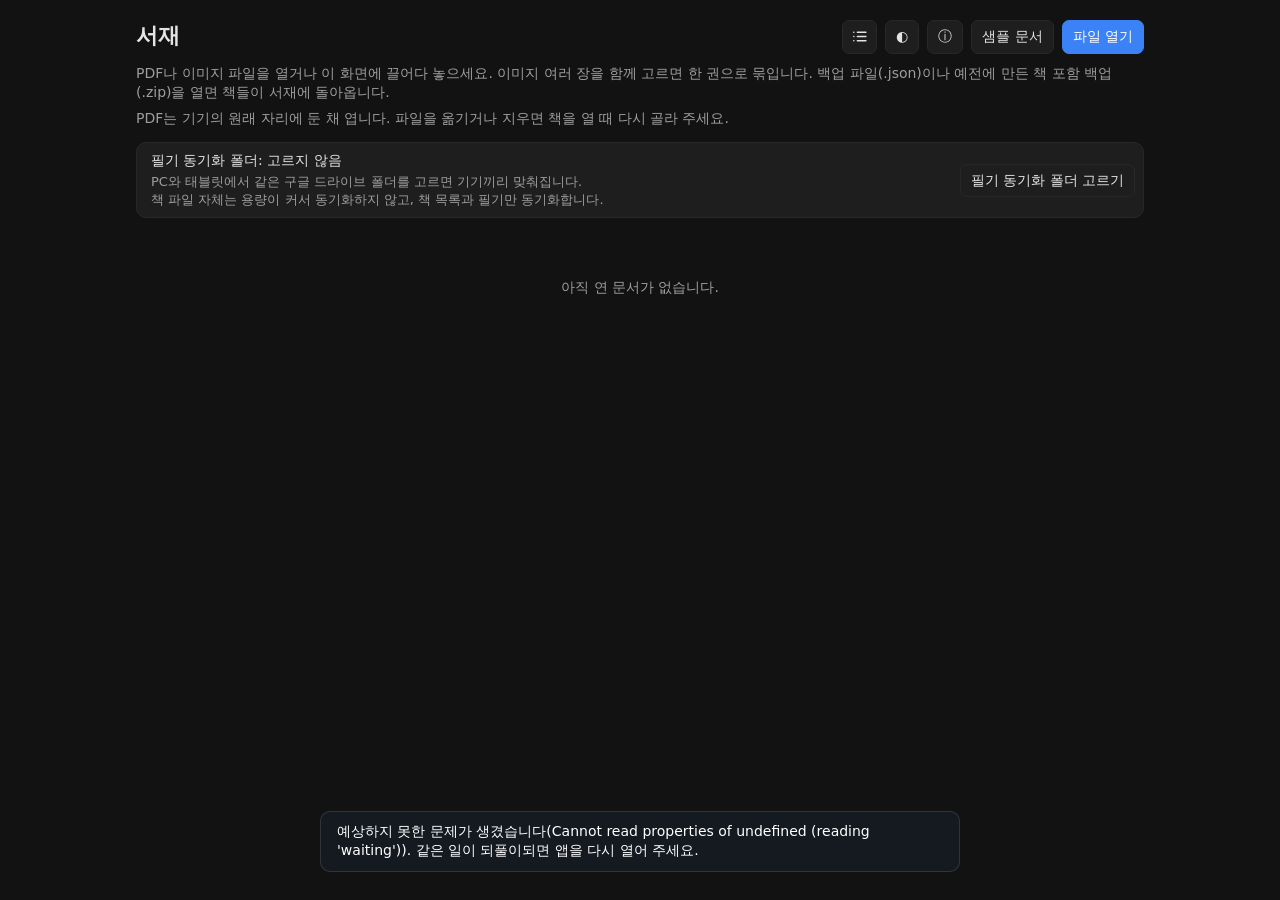
<file: index.html>
<!doctype html>
<html lang="ko">
<head>
  <meta http-equiv="Content-Security-Policy" content="default-src &#39;self&#39;; script-src &#39;self&#39; &#39;wasm-unsafe-eval&#39;; style-src &#39;self&#39; &#39;unsafe-inline&#39;; img-src &#39;self&#39; data: blob:; font-src &#39;self&#39; data:; connect-src &#39;self&#39; data: blob:; worker-src &#39;self&#39; blob:; object-src &#39;none&#39;; base-uri &#39;self&#39;; form-action &#39;none&#39;">

  <meta charset="utf-8">
  <meta name="viewport" content="width=device-width, initial-scale=1, viewport-fit=cover">
  <meta name="theme-color" content="#111111">
  <meta name="mobile-web-app-capable" content="yes">
  <meta name="apple-mobile-web-app-capable" content="yes">
  <link rel="manifest" href="./manifest.webmanifest">
  <link rel="icon" type="image/png" href="./icons/icon-192.png">
  <title>Yeroo eBook Viewer</title>
  <script type="module" crossorigin src="./assets/index-DtP0UE--.js"></script>
  <link rel="stylesheet" crossorigin href="./assets/index-UJzAaiOv.css">
</head>
<body>
  <noscript><p class="noscript">이 앱은 자바스크립트가 꺼져 있으면 열리지 않습니다. 브라우저 설정에서 자바스크립트를 켜 주세요.</p></noscript>
  <nav id="books" aria-label="책 탭" hidden>
    <button id="homeTab"><svg viewBox="0 0 16 16" aria-hidden="true"><path d="M2.5 7.5 8 3l5.5 4.5V13h-3.5V9.5h-4V13H2.5z"/></svg>서재</button>
    <div id="bookList"></div>
    <button id="moreBooks" hidden></button>
  </nav>
  <section id="home">
    <header>
      <h1>서재</h1>
      <div class="actions">
        <button id="libViewBtn" title="목록으로 보기" aria-label="보기 방식 변경"></button>
        <button id="themeBtn" title="밝게/어둡게" aria-label="밝게/어둡게">◐</button>
        <button id="aboutBtn" title="앱 정보: 버전·저장 공간·공개 프로그램" aria-label="앱 정보">ⓘ</button>
        <button id="sampleBtn">샘플 문서</button>
        <button id="openBtn" class="primary">파일 열기</button>
      </div>
    </header>
    <p class="hint">PDF나 이미지 파일을 열거나 이 화면에 끌어다 놓으세요. 이미지 여러 장을 함께 고르면 한 권으로 묶입니다. 백업 파일(.json)이나 예전에 만든 책 포함 백업(.zip)을 열면 책들이 서재에 돌아옵니다.</p>
    <p class="hint" id="linkHint" hidden>PDF는 기기의 원래 자리에 둔 채 엽니다. 파일을 옮기거나 지우면 책을 열 때 다시 골라 주세요.</p>
    <div id="folder" hidden>
      <span class="say"><span id="folderMsg"></span><small id="folderWhat"></small></span>
      <span class="choices">
        <button id="folderGo" hidden></button>
        <button id="folderBtn"></button>
      </span>
    </div>
    <div id="bookdir" hidden>
      <span class="say"><span id="bookdirMsg"></span><small id="bookdirWhat"></small></span>
      <span class="choices">
        <button id="bookdirGo" hidden></button>
        <button id="bookdirBtn"></button>
      </span>
    </div>
    <div id="backup" hidden>
      <span class="say"><span id="backupMsg"></span><small id="backupWhat"></small></span>
      <span class="choices">
        <button id="backupBtn" title="책 목록과 필기를 작은 파일 하나로 저장합니다. 책 파일(PDF·그림)은 담지 않습니다. 책을 필기와 함께 간직하려면 책마다 &quot;PDF 저장&quot;을 쓰세요">백업</button>
      </span>
    </div>
    <div id="lostBooks" hidden>
      <span id="lostBooksMsg"></span>
      <button id="lostBooksBtn">책 파일 고르기</button>
    </div>
    <div id="lib"></div>
  </section>

  <section id="reader" hidden>
    <div id="chrome">
    <!-- 막대 한 줄(넓은 가로 화면에서는 오른쪽 레일). 단추는 그림이고 이름(.name)은 레일에서만 보인다(위쪽 막대에서는 화면 낭독기만 읽는다).
         .rail: 레일에만 있는 것(위쪽 막대에서는 다른 길이 있다: 화면 끝·쪽 넘김 바, 두 손가락·보기 메뉴) -->
    <div class="bar">
      <span class="group">
        <button id="sideBtn" title="페이지·목차·인덱스·필기·검색" aria-label="옆 패널">☰</button>
      </span>
      <span class="group" id="pageBox">
        <button id="prevBtn" class="rail" title="이전 쪽" aria-label="이전 쪽">‹</button>
        <input id="pageNo" inputmode="numeric" aria-label="쪽 번호">
        <button id="pageCount" title="쪽 넘김 바(처음·끝으로, 멀리 가기)"></button>
        <button id="nextBtn" class="rail" title="다음 쪽" aria-label="다음 쪽">›</button>
      </span>
      <span class="group rail">
        <button id="zoomOut" title="축소" aria-label="축소">−</button>
        <button id="zoomLabel" title="맞춤 크기로 돌아가기"></button>
        <button id="zoomIn" title="확대" aria-label="확대">＋</button>
      </span>
      <span class="group">
        <button id="undoBtn" title="실행 취소" aria-label="실행 취소"><svg class="ico" viewBox="0 0 24 24" aria-hidden="true"><path d="M9 4 4 9l5 5M4 9h10a5.5 5.5 0 0 1 0 11h-3"/></svg></button>
        <button id="redoBtn" title="다시 실행" aria-label="다시 실행"><svg class="ico flip" viewBox="0 0 24 24" aria-hidden="true"><path d="M9 4 4 9l5 5M4 9h10a5.5 5.5 0 0 1 0 11h-3"/></svg></button>
      </span>
      <span class="group" id="toolBtns">
        <button data-tool="hand" title="이동"><svg class="ico" viewBox="0 0 24 24" aria-hidden="true"><path d="M7 12.5V6a1.5 1.5 0 0 1 3 0v5M10 10V4.5a1.5 1.5 0 0 1 3 0V10m0-.5V5.5a1.5 1.5 0 0 1 3 0V11m0-1.5V8a1.5 1.5 0 0 1 3 0v6a7 7 0 0 1-7 7h-.5a6 6 0 0 1-5-2.7L4 14.6a1.5 1.5 0 0 1 2.3-1.9L7 13.5"/></svg><span class="name">이동</span></button>
        <button data-tool="pen" title="펜: 글줄 맞춤이나 직선으로 그은 선의 끝을 누르면 끝 모양이 화살표 → : → 없음 순으로 바뀝니다"><svg class="ico pen-ico" viewBox="0 0 24 24" aria-hidden="true"><polygon points="4,20 5.2,15.8 8.2,18.8" class="pen-tip"/><path d="M4 20l1-4.5L16 4.5a2.1 2.1 0 0 1 3 3L8 18.5zM14 6.5l3 3" class="pen-body"/><path d="M11 20h9" class="pen-line"/></svg><span class="name">펜</span></button>
        <button data-tool="hl" title="형광펜"><svg class="ico hl-ico" viewBox="0 0 24 24" aria-hidden="true"><path class="hl-neck" d="M 7.23,13.34 L 7.12,13.38 L 7.10,13.73 L 6.98,14.23 L 6.88,14.51 L 6.85,14.79 L 6.67,15.36 L 6.46,15.89 L 6.28,16.17 L 6.28,16.25 L 6.07,16.52 L 6.03,16.63 L 5.78,16.91 L 5.75,17.06 L 7.20,18.43 L 7.30,18.51 L 7.37,18.51 L 7.48,18.43 L 7.76,18.11 L 8.54,17.55 L 9.52,17.06 L 10.27,16.77 L 10.66,16.67 L 10.70,16.60 Z"/><path class="hl-tip" d="M 4.55,17.41 L 3.67,18.40 L 3.52,18.51 L 3.34,18.75 L 3.21,18.86 L 2.92,19.21 L 2.78,19.60 L 2.78,19.77 L 2.86,20.02 L 2.96,20.20 L 3.10,20.34 L 3.52,20.55 L 3.67,20.55 L 3.77,20.62 L 3.88,20.62 L 3.95,20.70 L 4.12,20.70 L 4.58,20.84 L 4.69,20.91 L 5.53,21.15 L 5.71,21.15 L 5.86,21.12 L 6.07,20.97 L 6.28,20.76 L 6.60,20.37 L 6.73,20.27 L 7.10,19.88 L 7.16,19.77 L 7.16,19.71 L 6.67,19.28 L 4.93,17.62 L 4.90,17.62 L 4.69,17.41 Z"/><path class="hl-body" fill-rule="evenodd" d="M 17.58,3.00 L 17.09,2.79 L 16.45,2.75 L 15.60,3.06 L 6.46,11.89 L 5.78,14.79 L 5.40,15.71 L 4.69,16.67 L 4.58,17.16 L 7.10,19.60 L 7.62,19.64 L 9.14,18.36 L 12.18,17.20 L 20.97,8.05 L 21.22,7.38 L 21.22,6.78 L 20.83,5.93 Z M 7.55,13.50 L 7.10,15.50 L 6.40,16.85 L 7.30,17.75 L 7.45,17.80 L 8.40,17.00 L 10.45,16.20 Z M 14.55,7.10 L 8.45,13.00 L 10.80,15.30 L 16.75,9.20 Z M 16.65,5.10 L 16.15,5.55 L 17.05,6.45 L 17.40,6.70 L 18.35,7.60 L 18.80,7.05 Z"/></svg><span class="name">형광펜</span></button>
        <button data-tool="eraser" title="지우개: 손글씨를 지웁니다(쪽 위의 글은 글 도구에서 글자를 모두 지우면 사라집니다)"><svg class="ico" viewBox="0 0 24 24" aria-hidden="true"><path d="M9 20h11M5.4 14.6l8.2-8.2a2 2 0 0 1 2.8 0l3.2 3.2a2 2 0 0 1 0 2.8L12 20H9l-3.6-3.6a1.3 1.3 0 0 1 0-1.8zM10 10l6 6"/></svg><span class="name">지우개</span></button>
        <button data-tool="text" title="글: 쪽을 눌러 글을 씁니다. 쓴 글은 누르면 고치고 끌면 옮깁니다. 글자를 모두 지우면 사라집니다"><svg class="ico" viewBox="0 0 24 24" aria-hidden="true"><path d="M5 7V4h14v3M12 4v16M8.5 20h7"/></svg><span class="name">글</span></button>
        <button data-tool="memo" title="메모: 쪽을 눌러 메모장을 넣습니다"><svg class="ico" viewBox="0 0 24 24" aria-hidden="true"><path d="M14 20H5a1 1 0 0 1-1-1V5a1 1 0 0 1 1-1h14a1 1 0 0 1 1 1v9zm0 0v-5a1 1 0 0 1 1-1h5M8 8.5h8M8 12h4"/></svg><span class="name">메모</span></button>
        <button data-tool="num" title="번호: 쪽을 누르면 다음 번호(①②③…)를 글줄에 맞춰 찍습니다(글자 위를 누르면 글줄 위에, 아래를 누르면 밑줄 아래에, 낱말 앞에 맞춰). 시작 번호는 색 단추에서 고릅니다. 찍은 번호는 끌어서 옮기고 지우개로 지웁니다"><svg class="ico" viewBox="0 0 24 24" aria-hidden="true"><circle cx="12" cy="12" r="8.5"/><path d="M10 9.5 12.5 7.5v9"/></svg><span class="name">번호</span></button>
      </span>
      <span class="group">
        <button id="colorBtn" title="색·굵기" aria-haspopup="true" aria-label="색·굵기"><i class="dot"></i></button>
        <button id="straightBtn" title="직선: 그은 선을 직선으로 만듭니다(수평·수직에 가까우면 반듯하게). 글줄 맞춤이 꺼져 있을 때 적용됩니다"><svg class="ico" viewBox="0 0 24 24" aria-hidden="true"><path d="M7 17 17 7"/><circle cx="5.5" cy="18.5" r="2"/><circle cx="18.5" cy="5.5" r="2"/></svg><span class="name">직선</span></button>
        <button id="snapBtn" title="글줄 맞춤: 펜은 글줄 밑에, 형광펜은 글줄 위에 자동으로 맞춥니다. 끄면 아무 데나 그릴 수 있습니다"><svg class="ico" viewBox="0 0 24 24" aria-hidden="true"><path d="M7 15.5 12 4l5 11.5M8.8 11.5h6.4M4 20h16"/></svg><span class="name">글줄 맞춤</span></button>
      </span>
      <span class="group">
        <button id="tabSideBtn" class="tab" data-where="side" title="옆 인덱스: 이 쪽의 오른쪽 위에 표식을 답니다" aria-label="옆 인덱스"><i class="tabicon side"></i></button>
        <button id="tabTopBtn" class="tab" data-where="top" title="위 인덱스: 정말 중요한 쪽의 위쪽에 표식을 답니다" aria-label="위 인덱스"><i class="tabicon top"></i></button>
        <button id="viewBtn" aria-haspopup="menu" title="보기: 전체 화면·크기·넘기는 방식·2쪽 보기·다크 모드"><svg class="ico dots" viewBox="0 0 24 24" aria-hidden="true"><circle cx="5" cy="12" r="1.8"/><circle cx="12" cy="12" r="1.8"/><circle cx="19" cy="12" r="1.8"/></svg><span class="name">보기</span></button>
        <button id="saveBtn" class="primary" title="PDF 저장: 필기를 포함해 PDF로 저장합니다. 이 앱에서 다시 열면 필기를 이어서 고칠 수 있습니다"><svg class="ico" viewBox="0 0 24 24" aria-hidden="true"><path d="M12 4v11M7.5 10.5 12 15l4.5-4.5M5 20h14"/></svg><span class="name">PDF 저장</span></button>
      </span>
    </div>
    </div>
    <div class="body">
      <aside id="side" hidden>
        <nav id="tabs">
          <button data-tab="pages">페이지</button>
          <button data-tab="toc">목차</button>
          <button data-tab="marks">인덱스</button>
          <button data-tab="notes">필기</button>
          <button data-tab="search">검색</button>
        </nav>
        <div id="panel"></div>
      </aside>
      <div id="stage">
        <main id="scroller"><div id="pages"></div></main>
        <div id="turnHint" aria-hidden="true"></div>
        <div id="lost" role="status" hidden>
          <span id="lostMsg"></span>
          <button id="lostBtn" class="primary"></button>
          <button id="lostClose" aria-label="닫기" title="닫기">×</button>
        </div>
        <div id="pickbar" role="toolbar" aria-label="고른 본문" hidden>
          <button id="pickCopy">복사</button>
          <button id="pickFind">찾기</button>
        </div>
        <div id="pager" hidden>
          <button id="pagerBack" hidden></button>
          <div class="row">
            <button id="pagerFirst">처음</button>
            <button id="pagerPrev" aria-label="이전 쪽">‹</button>
            <input id="pagerSlider" type="range" min="1" step="1" aria-label="쪽 이동">
            <span id="pagerLabel"></span>
            <button id="pagerNext" aria-label="다음 쪽">›</button>
            <button id="pagerLast">끝</button>
          </div>
        </div>
      </div>
    </div>
  </section>

  <div id="palette" role="group" aria-label="색·굵기" hidden>
    <div class="swatches"></div>
    <div id="numBox" role="group" aria-label="번호 모양과 시작 번호">
      <div class="num-row">
        <span>모양</span>
        <div class="num-styles">
          <button data-style="plain" title="그냥 번호 (1, 2, 3…)">1</button>
          <button data-style="paren" title="괄호 번호 (⑴, ⑵, ⑶…)">⑴</button>
          <button data-style="circle" title="동그라미 번호 (①, ②, ③…)">①</button>
        </div>
      </div>
      <div class="num-row">
        <span>번호</span>
        <div class="nums"></div>
      </div>
    </div>
    <div id="sizeBox">
      <span id="sizeName"></span>
      <button id="sizeDown" title="가늘게·작게" aria-label="굵기·크기 줄이기">−</button>
      <span id="sizeLabel" aria-live="polite"></span>
      <button id="sizeUp" title="굵게·크게" aria-label="굵기·크기 늘리기">＋</button>
    </div>
  </div>
  <canvas id="loupe" hidden></canvas>
  <div id="toast" hidden></div>
  <div id="say" class="sr" role="status"></div>
  <div id="update" role="status" hidden>
    <span id="updateMsg">새 버전이 있습니다.</span>
    <button id="updateNow" class="primary">지금 바꾸기</button>
    <button id="updateGet" hidden>받기만</button>
    <button id="updateLater">나중에</button>
  </div>
  <div id="saveFail" role="alert" hidden>
    <span id="saveFailMsg"></span>
    <button id="saveRetry" class="primary">지금 다시 저장</button>
  </div>
  <dialog id="away" class="ask">
    <p id="awayMsg"></p>
    <div class="choices"><button id="awayBtn" class="primary"></button></div>
  </dialog>
  <div id="busy" hidden><div><i class="spin"></i><div class="busyBody"><span id="busyMsg"></span><div id="busyBar" hidden><div class="track" role="progressbar" aria-label="진행" aria-valuemin="0" aria-valuemax="100"><i></i></div><b></b></div></div></div></div>
</body>
</html>
</file>
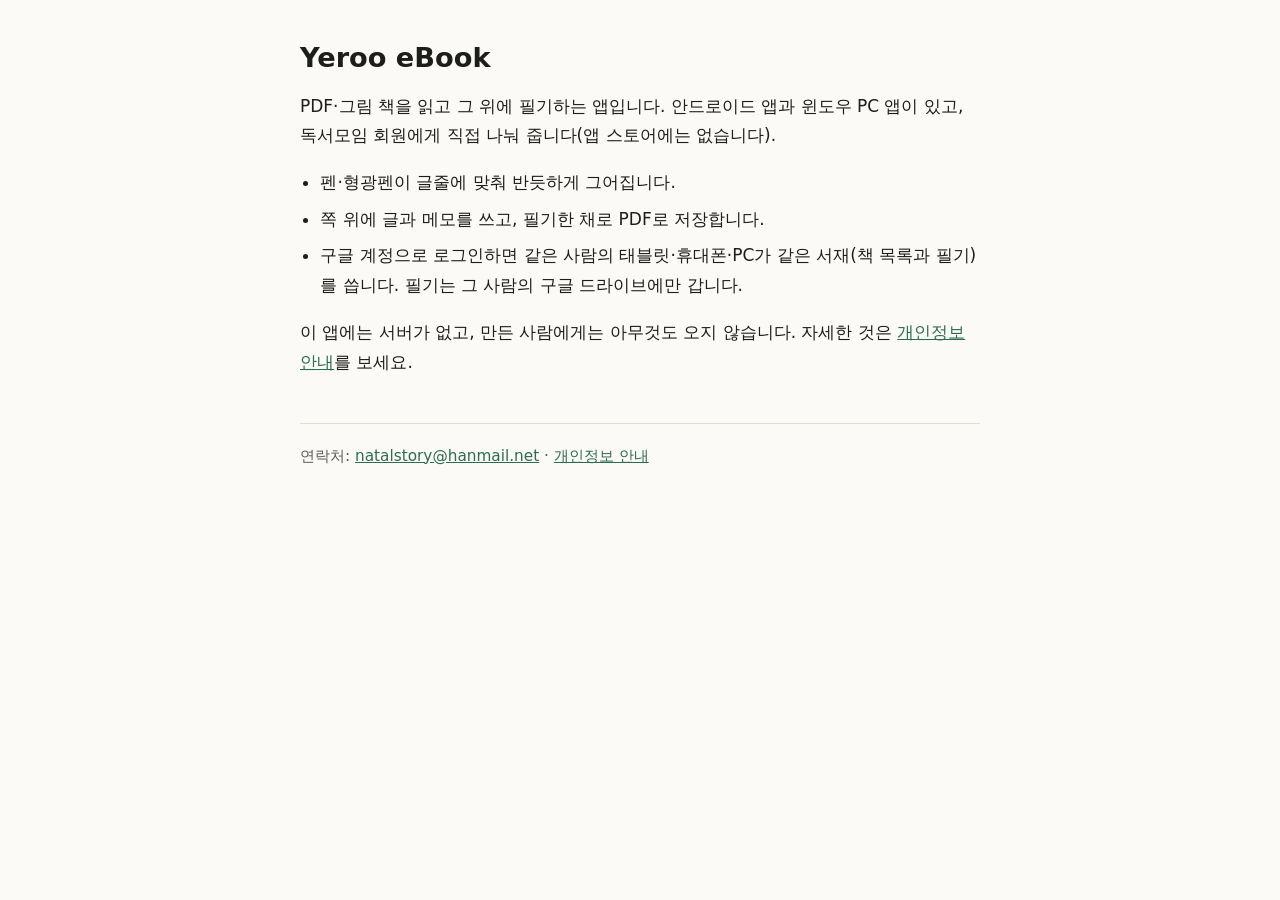
<file: home.html>
<!doctype html>
<html lang="ko">
<head>
<meta charset="utf-8">
<meta name="viewport" content="width=device-width, initial-scale=1">
<title>Yeroo eBook</title>
<meta name="description" content="PDF·그림 책을 읽고 그 위에 필기하는 앱. 독서모임 회원에게 직접 나눠 줍니다.">
<style>
  :root { --bg: #fbfaf7; --ink: #1d1d1b; --soft: #5c5b57; --line: #e2dfd8; --accent: #2f6b4f; color-scheme: light dark; }
  @media (prefers-color-scheme: dark) { :root { --bg: #161715; --ink: #ecebe6; --soft: #a9a8a2; --line: #33342f; --accent: #8fc9a8; } }
  body { margin: 0; background: var(--bg); color: var(--ink); font: 17px/1.75 system-ui, -apple-system, "Malgun Gothic", "Apple SD Gothic Neo", sans-serif; word-break: keep-all; overflow-wrap: anywhere; }
  main { max-width: 680px; margin: 0 auto; padding: 40px 16px 64px; }
  h1 { font-size: 1.6em; line-height: 1.3; margin: 0 0 .6em; }
  p, li { margin: .4em 0; }
  ul { padding-left: 1.2em; }
  a { color: var(--accent); }
  footer { margin-top: 3em; padding-top: 1.2em; border-top: 1px solid var(--line); color: var(--soft); font-size: .9em; }
</style>
</head>
<body>
<main>
<h1>Yeroo eBook</h1>
<p>PDF·그림 책을 읽고 그 위에 필기하는 앱입니다. 안드로이드 앱과 윈도우 PC 앱이 있고, 독서모임 회원에게 직접 나눠 줍니다(앱 스토어에는 없습니다).</p>
<ul>
  <li>펜·형광펜이 글줄에 맞춰 반듯하게 그어집니다.</li>
  <li>쪽 위에 글과 메모를 쓰고, 필기한 채로 PDF로 저장합니다.</li>
  <li>구글 계정으로 로그인하면 같은 사람의 태블릿·휴대폰·PC가 같은 서재(책 목록과 필기)를 씁니다. 필기는 그 사람의 구글 드라이브에만 갑니다.</li>
</ul>
<p>이 앱에는 서버가 없고, 만든 사람에게는 아무것도 오지 않습니다. 자세한 것은 <a href="privacy.html">개인정보 안내</a>를 보세요.</p>
<footer>연락처: <a href="mailto:natalstory@hanmail.net">natalstory@hanmail.net</a> · <a href="privacy.html">개인정보 안내</a></footer>
</main>
</body>
</html>
</file>
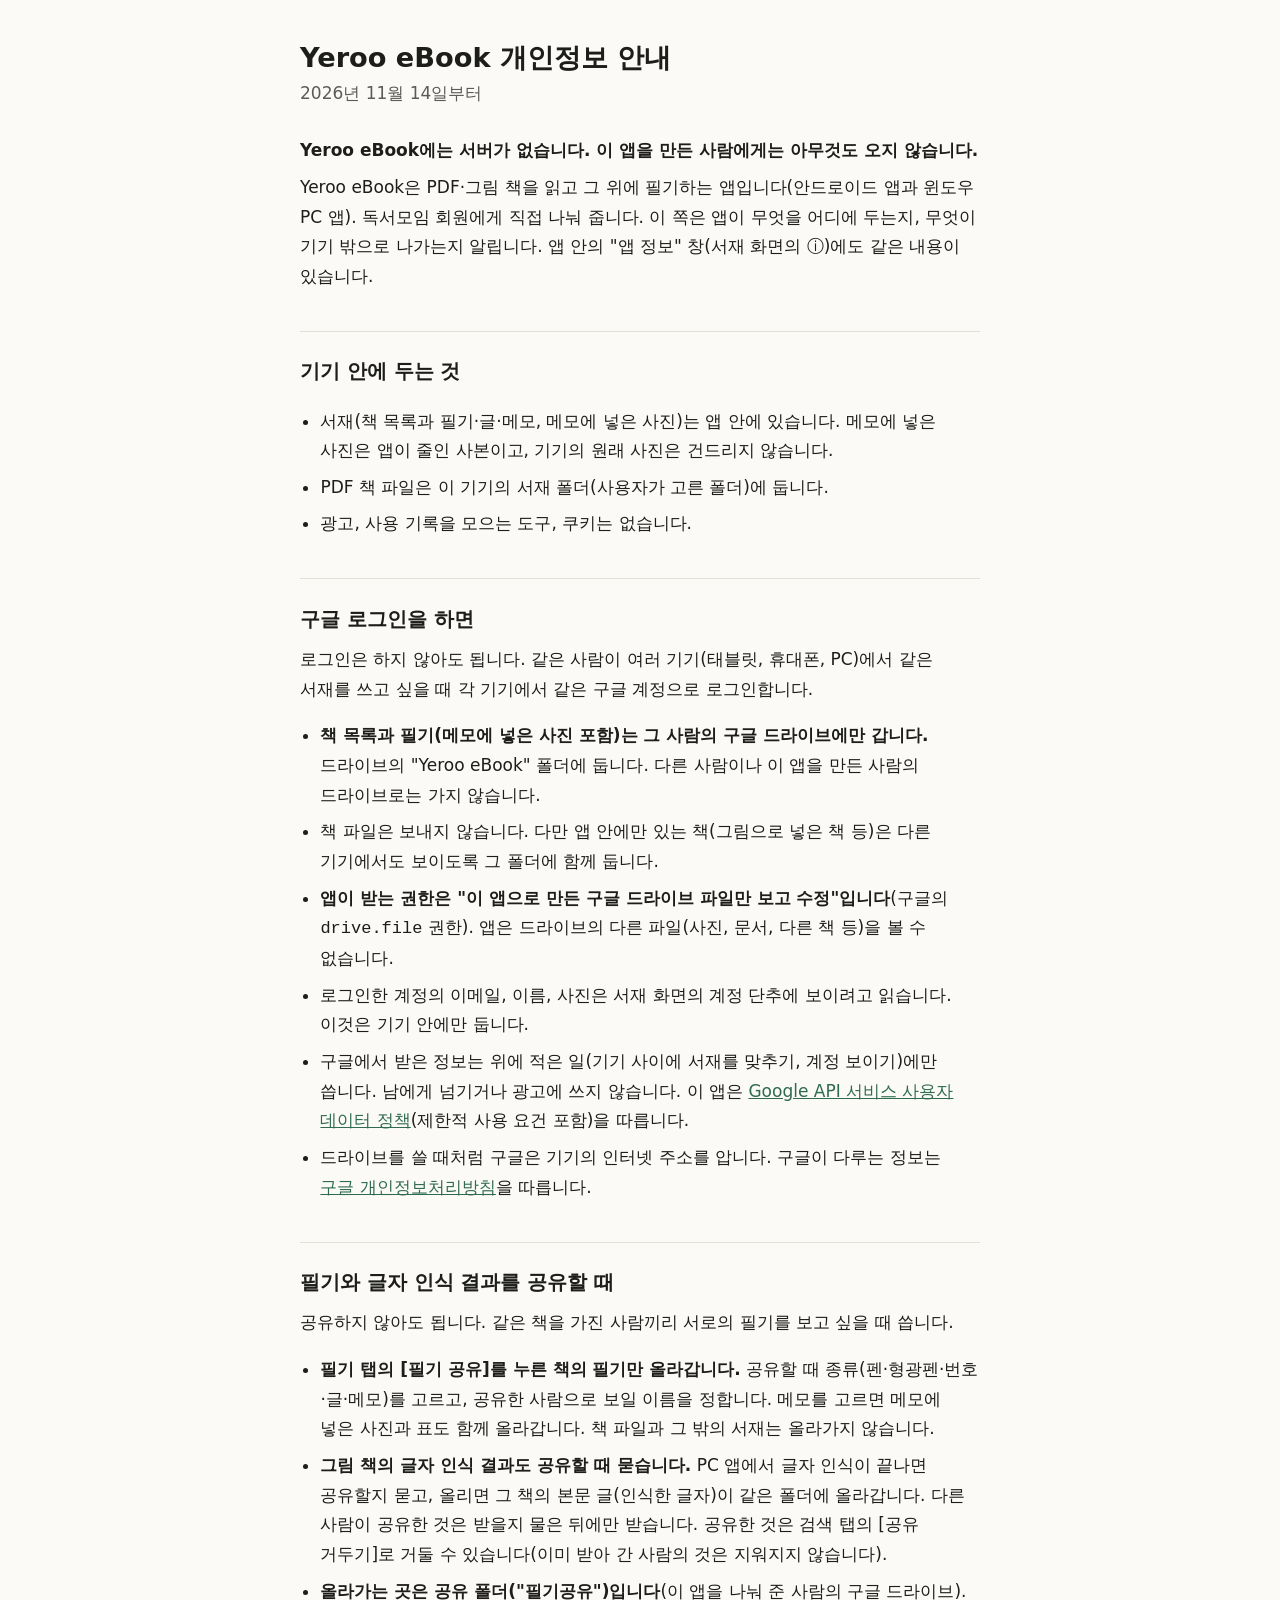
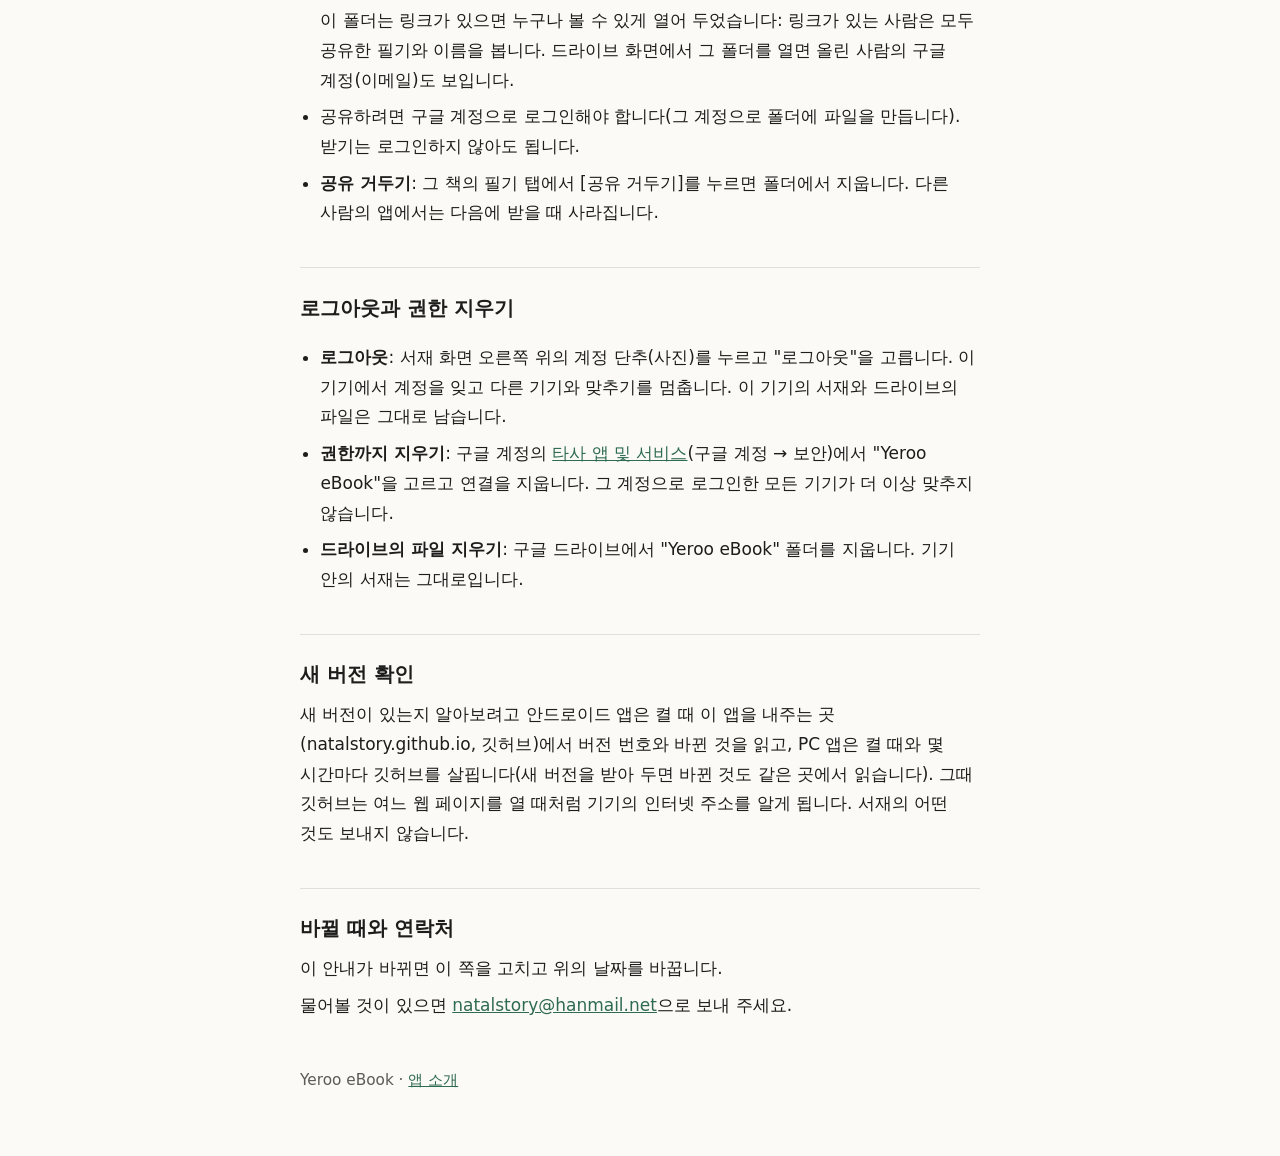
<file: privacy.html>
<!doctype html>
<html lang="ko">
<head>
<meta charset="utf-8">
<meta name="viewport" content="width=device-width, initial-scale=1">
<title>Yeroo eBook 개인정보 안내</title>
<meta name="description" content="Yeroo eBook 앱이 무엇을 어디에 두는지, 구글 로그인을 하면 무엇이 어디로 가는지 알립니다.">
<style>
  :root { --bg: #fbfaf7; --ink: #1d1d1b; --soft: #5c5b57; --line: #e2dfd8; --accent: #2f6b4f; color-scheme: light dark; }
  @media (prefers-color-scheme: dark) { :root { --bg: #161715; --ink: #ecebe6; --soft: #a9a8a2; --line: #33342f; --accent: #8fc9a8; } }
  body { margin: 0; background: var(--bg); color: var(--ink); font: 17px/1.75 system-ui, -apple-system, "Malgun Gothic", "Apple SD Gothic Neo", sans-serif; word-break: keep-all; overflow-wrap: anywhere; }
  main { max-width: 680px; margin: 0 auto; padding: 40px 16px 64px; }
  h1 { font-size: 1.6em; line-height: 1.3; margin: 0 0 4px; }
  h2 { font-size: 1.15em; margin: 2em 0 .4em; padding-top: 1.2em; border-top: 1px solid var(--line); }
  p, li { margin: .4em 0; }
  ul { padding-left: 1.2em; }
  .date { color: var(--soft); margin: 0 0 1.6em; }
  .key { font-weight: 600; }
  a { color: var(--accent); }
  footer { margin-top: 3em; color: var(--soft); font-size: .9em; }
</style>
</head>
<body>
<main>
<h1>Yeroo eBook 개인정보 안내</h1>
<p class="date">2026년 11월 14일부터</p>

<p class="key">Yeroo eBook에는 서버가 없습니다. 이 앱을 만든 사람에게는 아무것도 오지 않습니다.</p>
<p>Yeroo eBook은 PDF·그림 책을 읽고 그 위에 필기하는 앱입니다(안드로이드 앱과 윈도우 PC 앱). 독서모임 회원에게 직접 나눠 줍니다. 이 쪽은 앱이 무엇을 어디에 두는지, 무엇이 기기 밖으로 나가는지 알립니다. 앱 안의 "앱 정보" 창(서재 화면의 ⓘ)에도 같은 내용이 있습니다.</p>

<h2>기기 안에 두는 것</h2>
<ul>
  <li>서재(책 목록과 필기·글·메모, 메모에 넣은 사진)는 앱 안에 있습니다. 메모에 넣은 사진은 앱이 줄인 사본이고, 기기의 원래 사진은 건드리지 않습니다.</li>
  <li>PDF 책 파일은 이 기기의 서재 폴더(사용자가 고른 폴더)에 둡니다.</li>
  <li>광고, 사용 기록을 모으는 도구, 쿠키는 없습니다.</li>
</ul>

<h2>구글 로그인을 하면</h2>
<p>로그인은 하지 않아도 됩니다. 같은 사람이 여러 기기(태블릿, 휴대폰, PC)에서 같은 서재를 쓰고 싶을 때 각 기기에서 같은 구글 계정으로 로그인합니다.</p>
<ul>
  <li><span class="key">책 목록과 필기(메모에 넣은 사진 포함)는 그 사람의 구글 드라이브에만 갑니다.</span> 드라이브의 "Yeroo eBook" 폴더에 둡니다. 다른 사람이나 이 앱을 만든 사람의 드라이브로는 가지 않습니다.</li>
  <li>책 파일은 보내지 않습니다. 다만 앱 안에만 있는 책(그림으로 넣은 책 등)은 다른 기기에서도 보이도록 그 폴더에 함께 둡니다.</li>
  <li><span class="key">앱이 받는 권한은 "이 앱으로 만든 구글 드라이브 파일만 보고 수정"입니다</span>(구글의 <code>drive.file</code> 권한). 앱은 드라이브의 다른 파일(사진, 문서, 다른 책 등)을 볼 수 없습니다.</li>
  <li>로그인한 계정의 이메일, 이름, 사진은 서재 화면의 계정 단추에 보이려고 읽습니다. 이것은 기기 안에만 둡니다.</li>
  <li>구글에서 받은 정보는 위에 적은 일(기기 사이에 서재를 맞추기, 계정 보이기)에만 씁니다. 남에게 넘기거나 광고에 쓰지 않습니다. 이 앱은 <a href="https://developers.google.com/terms/api-services-user-data-policy">Google API 서비스 사용자 데이터 정책</a>(제한적 사용 요건 포함)을 따릅니다.</li>
  <li>드라이브를 쓸 때처럼 구글은 기기의 인터넷 주소를 압니다. 구글이 다루는 정보는 <a href="https://policies.google.com/privacy?hl=ko">구글 개인정보처리방침</a>을 따릅니다.</li>
</ul>

<h2>필기와 글자 인식 결과를 공유할 때</h2>
<p>공유하지 않아도 됩니다. 같은 책을 가진 사람끼리 서로의 필기를 보고 싶을 때 씁니다.</p>
<ul>
  <li><span class="key">필기 탭의 [필기 공유]를 누른 책의 필기만 올라갑니다.</span> 공유할 때 종류(펜·형광펜·번호·글·메모)를 고르고, 공유한 사람으로 보일 이름을 정합니다. 메모를 고르면 메모에 넣은 사진과 표도 함께 올라갑니다. 책 파일과 그 밖의 서재는 올라가지 않습니다.</li>
  <li><span class="key">그림 책의 글자 인식 결과도 공유할 때 묻습니다.</span> PC 앱에서 글자 인식이 끝나면 공유할지 묻고, 올리면 그 책의 본문 글(인식한 글자)이 같은 폴더에 올라갑니다. 다른 사람이 공유한 것은 받을지 물은 뒤에만 받습니다. 공유한 것은 검색 탭의 [공유 거두기]로 거둘 수 있습니다(이미 받아 간 사람의 것은 지워지지 않습니다).</li>
  <li><span class="key">올라가는 곳은 공유 폴더("필기공유")입니다</span>(이 앱을 나눠 준 사람의 구글 드라이브). 이 폴더는 링크가 있으면 누구나 볼 수 있게 열어 두었습니다: 링크가 있는 사람은 모두 공유한 필기와 이름을 봅니다. 드라이브 화면에서 그 폴더를 열면 올린 사람의 구글 계정(이메일)도 보입니다.</li>
  <li>공유하려면 구글 계정으로 로그인해야 합니다(그 계정으로 폴더에 파일을 만듭니다). 받기는 로그인하지 않아도 됩니다.</li>
  <li><span class="key">공유 거두기</span>: 그 책의 필기 탭에서 [공유 거두기]를 누르면 폴더에서 지웁니다. 다른 사람의 앱에서는 다음에 받을 때 사라집니다.</li>
</ul>

<h2>로그아웃과 권한 지우기</h2>
<ul>
  <li><span class="key">로그아웃</span>: 서재 화면 오른쪽 위의 계정 단추(사진)를 누르고 "로그아웃"을 고릅니다. 이 기기에서 계정을 잊고 다른 기기와 맞추기를 멈춥니다. 이 기기의 서재와 드라이브의 파일은 그대로 남습니다.</li>
  <li><span class="key">권한까지 지우기</span>: 구글 계정의 <a href="https://myaccount.google.com/connections">타사 앱 및 서비스</a>(구글 계정 → 보안)에서 "Yeroo eBook"을 고르고 연결을 지웁니다. 그 계정으로 로그인한 모든 기기가 더 이상 맞추지 않습니다.</li>
  <li><span class="key">드라이브의 파일 지우기</span>: 구글 드라이브에서 "Yeroo eBook" 폴더를 지웁니다. 기기 안의 서재는 그대로입니다.</li>
</ul>

<h2>새 버전 확인</h2>
<p>새 버전이 있는지 알아보려고 안드로이드 앱은 켤 때 이 앱을 내주는 곳(natalstory.github.io, 깃허브)에서 버전 번호와 바뀐 것을 읽고, PC 앱은 켤 때와 몇 시간마다 깃허브를 살핍니다(새 버전을 받아 두면 바뀐 것도 같은 곳에서 읽습니다). 그때 깃허브는 여느 웹 페이지를 열 때처럼 기기의 인터넷 주소를 알게 됩니다. 서재의 어떤 것도 보내지 않습니다.</p>

<h2>바뀔 때와 연락처</h2>
<p>이 안내가 바뀌면 이 쪽을 고치고 위의 날짜를 바꿉니다.</p>
<p>물어볼 것이 있으면 <a href="mailto:natalstory@hanmail.net">natalstory@hanmail.net</a>으로 보내 주세요.</p>

<footer>Yeroo eBook · <a href="home.html">앱 소개</a></footer>
</main>
</body>
</html>
</file>
<file: assets/index-UJzAaiOv.css>
:root{--ui:system-ui, "Malgun Gothic", "Apple SD Gothic Neo", "Noto Sans KR", sans-serif;--accent:#3b82f6;--bar:#20262e;--bar-2:#2a323c;--bar-ink:#e8ecf1;--bar-line:#3a4450;--bg:#eef0f3;--surface:#fff;--panel:#f4f5f7;--ink:#1c2128;--ink-2:#5d6775;--line:#cfd4db;--hover:#e4e7ec;--desk:#8b929b;--page-shadow:0 1px 5px #00000059;--page-bg:#fff;--strip:#161b21;--book-on:#2f4a73;--book-on-ink:#9cc6ff;--tab:#ff3d8b;--warn-bg:#fff4d6;--warn-line:#e8b440;--lightningcss-light:initial;--lightningcss-dark: ;color-scheme:light}:root[data-theme=dark]{--bar:#0d1014;--bar-2:#14181d;--bar-line:#1c222a;--bg:#000;--surface:#13171c;--panel:#0a0d11;--ink:#e6e9ee;--ink-2:#98a2b0;--line:#20262e;--hover:#1e242c;--desk:#000;--page-shadow:0 0 0 1px #ffffff17;--page-bg:#fff;--strip:#050709;--tab:#ff5c9d;--warn-bg:#3a3020;--warn-line:#a37b22;--lightningcss-light: ;--lightningcss-dark:initial;color-scheme:dark}:root[data-theme=dark-gray]{--bar:#111;--bar-2:#181818;--bar-line:#242424;--bg:#121212;--surface:#1e1e1e;--panel:#161616;--ink:#e4e4e4;--ink-2:#9e9e9e;--line:#282828;--hover:#262626;--desk:#080808;--page-shadow:0 0 0 1px #ffffff17;--page-bg:#fff;--strip:#0a0a0a;--tab:#ff5c9d;--warn-bg:#3a3020;--warn-line:#a37b22;--lightningcss-light: ;--lightningcss-dark:initial;color-scheme:dark}:root[data-theme=ivory]{--bar:#2d2824;--bar-2:#38322e;--bar-line:#47403b;--bg:#fdf6e3;--surface:#f5eedb;--panel:#f8efe0;--ink:#2c2623;--ink-2:#5c544f;--line:#dfd4be;--hover:#ece3cf;--desk:#e8dcc2;--page-shadow:0 1px 5px #2c262333;--page-bg:#fdf6e3;--strip:#201c19;--tab:#ff3d8b;--warn-bg:#fff0cf;--warn-line:#d89f28;--lightningcss-light:initial;--lightningcss-dark: ;color-scheme:light}:root[data-theme=sepia]{--bar:#2b231e;--bar-2:#362e28;--bar-line:#453b33;--bg:#f4ecd8;--surface:#ebe1cb;--panel:#efe5d2;--ink:#2f231b;--ink-2:#614f43;--line:#d9c5a8;--hover:#e2d4bb;--desk:#decbb0;--page-shadow:0 1px 5px #2f231b38;--page-bg:#f4ecd8;--strip:#1e1815;--tab:#e64a85;--warn-bg:#ffeec8;--warn-line:#c98e1f;--lightningcss-light:initial;--lightningcss-dark: ;color-scheme:light}:root[data-theme=pastel-green]{--bar:#1d2b20;--bar-2:#26382a;--bar-line:#334b38;--bg:#e8f5e9;--surface:#ddf1df;--panel:#e3f0e4;--ink:#1c2b1e;--ink-2:#435c46;--line:#c6dfc8;--hover:#d2e8d4;--desk:#cbe4cd;--page-shadow:0 1px 5px #1c2b1e33;--page-bg:#e8f5e9;--strip:#142017;--tab:#ff3d8b;--warn-bg:#f9eed0;--warn-line:#d4a732;--lightningcss-light:initial;--lightningcss-dark: ;color-scheme:light}:root[data-theme=blue-gray]{--bar:#1e2833;--bar-2:#273442;--bar-line:#344658;--bg:#f0f4f8;--surface:#e2eaf1;--panel:#e8eff5;--ink:#1b2936;--ink-2:#465a6e;--line:#c8d7e3;--hover:#d6e3ee;--desk:#ccd9e4;--page-shadow:0 1px 5px #1b293633;--page-bg:#f0f4f8;--strip:#151d26;--tab:#ff3d8b;--warn-bg:#fff2d4;--warn-line:#dfab33;--lightningcss-light:initial;--lightningcss-dark: ;color-scheme:light}*{box-sizing:border-box}[hidden]{display:none!important}html,body{height:100%;margin:0}html{touch-action:manipulation}body{font:14px/1.4 var(--ui);color:var(--ink);background:var(--bg);overscroll-behavior:none;-webkit-tap-highlight-color:transparent;flex-direction:column;display:flex}button,input{font:inherit}button{cursor:pointer;color:inherit;white-space:nowrap;background:0 0;border:1px solid #0000;border-radius:7px;padding:6px 10px}button:disabled{opacity:.35;cursor:default}button.primary{background:var(--accent);color:#fff}.noscript{border-bottom:1px solid var(--warn-line);background:var(--warn-bg);color:var(--ink);margin:0;padding:12px 16px}#books{background:var(--strip);height:30px;color:var(--bar-ink);-webkit-user-select:none;user-select:none;flex:none;align-items:stretch;font-size:13px;display:flex}#books button{border:0;border-radius:0;padding:0 10px}@media (hover:hover){#books button:not(.on):hover{background:#ffffff12}}#homeTab{flex:none;align-items:center;gap:5px;display:flex}#homeTab svg{fill:currentColor;width:15px;height:15px}#bookList{flex:1;min-width:0;display:flex}#homeTab,.booktab{color:#e8ecf199}#books .on{background:var(--book-on);color:var(--book-on-ink);box-shadow:inset 0 -2px 0 var(--accent);font-weight:600}.booktab{min-width:var(--book-min);border-right:1px solid var(--bar-line);flex:0 200px;align-items:stretch;display:flex}#books .booktab .name{text-align:left;text-overflow:ellipsis;min-width:0;font-weight:inherit;flex:1;padding:0 2px 0 10px;overflow:hidden}#books .booktab .x{width:28px;color:inherit;flex:none;padding:0;font-size:15px}#moreBooks{font-variant-numeric:tabular-nums;flex:none}#home{flex:1;min-height:0;padding:20px max(16px,50% - 504px) 48px;overflow-y:auto}#home header{justify-content:space-between;align-items:center;gap:12px;display:flex}#home h1{margin:0;font-size:22px}#home .actions{gap:8px;display:flex}#home button{border-color:var(--line);background:var(--surface)}#home button.primary{border-color:var(--accent);background:var(--accent)}#libViewBtn{justify-content:center;align-items:center;padding:6px 8px;display:inline-flex}#libViewBtn .ico{width:17px;height:17px}.hint{color:var(--ink-2);margin:10px 0 14px}#folder,#bookdir,#backup{border:1px solid var(--line);background:var(--surface);border-radius:10px;justify-content:space-between;align-items:center;gap:12px 16px;margin:0 0 12px;padding:8px 8px 8px 14px;display:flex}#folder.warn,#bookdir.warn,#backup.warn{border-color:var(--warn-line);background:var(--warn-bg)}#folder .say,#bookdir .say,#backup .say{flex:auto;min-width:0}#folder .choices,#bookdir .choices,#backup .choices{flex-shrink:0;align-items:center;gap:8px;display:flex}#folder .say small,#bookdir .say small,#backup .say small{color:var(--ink-2);white-space:pre-line;margin-top:2px;font-size:13px;line-height:1.4;display:block}#backup{margin-bottom:16px}#lostBooks{border:1px solid var(--warn-line);background:var(--warn-bg);border-radius:10px;flex-wrap:wrap;justify-content:space-between;align-items:center;gap:8px 12px;margin:-8px 0 20px;padding:8px 8px 8px 14px;display:flex}#linkHint{margin-top:-8px}#lib{grid-template-columns:repeat(auto-fill,minmax(150px,1fr));gap:16px;display:grid}.card{background:var(--surface);border:1px solid var(--line);border-radius:10px;flex-direction:column;transition:border-color .15s,box-shadow .15s;display:flex;position:relative;overflow:hidden}@media (hover:hover){.card:hover{border-color:var(--desk)}}#home .card .open{text-align:left;white-space:normal;background:0 0;border:0;border-radius:0;flex:1;width:100%;padding:0;display:block}#home .card .open:focus-visible{outline:2px solid var(--accent);outline-offset:-2px}.card .cover{aspect-ratio:3/4;background:var(--hover) center top / cover no-repeat}.card .meta{padding:8px 10px 0}.card .name{overflow-wrap:anywhere;-webkit-line-clamp:2;-webkit-box-orient:vertical;height:2.8em;font-weight:600;line-height:1.4;display:-webkit-box;overflow:hidden}.card .sub{color:var(--ink-2);cursor:pointer;margin:0;padding:2px 10px 10px;font-size:12px;line-height:1.3}#home .card .dl{color:#fff;z-index:2;background:#14181e99;border:0;border-radius:50%;justify-content:center;align-items:center;width:28px;height:28px;padding:0;display:inline-flex;position:absolute;top:6px;right:38px}#home .card .dl .ico{stroke-width:2.2px;width:14px;height:14px}@media (hover:hover){#home .card .dl:hover{color:#fff;background:#14181ee0}}#home .card .del{color:#fff;z-index:2;background:#14181e99;border:0;border-radius:50%;justify-content:center;align-items:center;width:28px;height:28px;padding:0;display:inline-flex;position:absolute;top:6px;right:6px}#home #lib .card .link{white-space:nowrap;text-overflow:ellipsis;z-index:2;border:1px solid var(--line);background:var(--surface);border-radius:6px;max-width:calc(100% - 74px);margin:0;padding:4px 8px;font-size:11px;font-weight:600;position:absolute;top:6px;left:6px;overflow:hidden;box-shadow:0 1px 4px #00000040}#home #lib .card .link.warn{border-color:var(--warn-line);background:var(--warn-bg);color:var(--ink)}#lib[data-view=list]{flex-direction:column;gap:8px;display:flex}#lib[data-view=list] .card{border-radius:8px;flex-direction:row;align-items:center;gap:12px;padding:8px 12px}#lib[data-view=list] #home .card .open,#home #lib[data-view=list] .card .open{flex:0 auto;align-items:center;gap:14px;min-width:0;display:flex}#lib[data-view=list] .card .cover{aspect-ratio:auto;border-radius:4px;flex:none;width:44px;height:58px;box-shadow:0 1px 3px #0003}#lib[data-view=list] .card .meta{flex:auto;align-items:center;min-width:0;padding:0;display:flex}#lib[data-view=list] .card .name{white-space:nowrap;text-overflow:ellipsis;flex:auto;min-width:0;height:auto;font-size:15px;line-height:1.4;display:block;overflow:hidden}#home #lib[data-view=list] .card .link{white-space:nowrap;max-width:none;box-shadow:none;z-index:1;border-radius:6px;flex:none;align-self:center;margin:0;padding:4px 10px;font-size:12px;font-weight:500;position:static}#home #lib[data-view=list] .card .sub{font-variant-numeric:tabular-nums;white-space:nowrap;text-align:right;cursor:pointer;color:var(--ink-2);flex:none;margin:0 0 0 auto;padding:0;font-size:13px}#home #lib[data-view=list] .card .dl{width:32px;height:32px;color:var(--ink-2);background:0 0;border:0;border-radius:6px;flex:none;justify-content:center;align-items:center;margin-left:6px;display:inline-flex;position:static}#home #lib[data-view=list] .card .dl .ico{stroke-width:2.2px;width:16px;height:16px}@media (hover:hover){#home #lib[data-view=list] .card .dl:hover{background:var(--hover);color:var(--ink)}}#home #lib[data-view=list] .card .del{width:32px;height:32px;color:var(--ink-2);background:0 0;border-radius:6px;flex:none;justify-content:center;align-items:center;margin-left:2px;font-size:20px;line-height:1;display:inline-flex;position:static}@media (hover:hover){#home #lib[data-view=list] .card .del:hover{background:var(--hover);color:var(--ink)}}@media (max-width:600px){#lib[data-view=list] .card{flex-wrap:wrap;gap:6px 10px}#lib[data-view=list] #home .card .open{flex:100%}#home #lib[data-view=list] .card .sub{text-align:left;margin-left:54px;font-size:12px}#home #lib[data-view=list] .card .dl{margin-left:auto}}.empty{text-align:center;color:var(--ink-2);grid-column:1/-1;padding:48px 0}body.dragover #home{outline:3px dashed var(--accent);outline-offset:-8px}#reader{flex-direction:column;flex:1;min-height:0;display:flex}#chrome{flex-direction:column;flex:none;display:flex}:root[data-full] :-webkit-any(#books,#chrome,#side){display:none}:root[data-full] :is(#books,#chrome,#side){display:none}.bar{background:var(--bar);color:var(--bar-ink);flex-wrap:wrap;flex:none;justify-content:center;align-items:center;gap:4px;padding:3px 8px;display:flex}.bar .name{clip-path:inset(50%);white-space:nowrap;width:1px;height:1px;position:absolute;overflow:hidden}.bar button{padding:4px 8px}.bar button:has(>.ico){padding:4px 5px}.ico.dots circle{fill:currentColor;stroke:none}.ico.pen-ico .pen-tip{fill:var(--pen-color,#e53935);stroke:none}.ico.pen-ico .pen-line{stroke:var(--pen-color,#e53935);stroke-width:2.2px;stroke-linecap:round}.bar button.on .ico.pen-ico .pen-tip{stroke:#00000026;stroke-width:.5px}.ico.hl-ico{fill:none;stroke:none}.ico.hl-ico .hl-body{fill:currentColor;stroke:none}.ico.hl-ico .hl-neck,.ico.hl-ico .hl-tip{fill:var(--hl-color,#ffd600);stroke:none}.bar button.on .ico.hl-ico .hl-tip,.bar button.on .ico.hl-ico .hl-neck{stroke:#0003;stroke-width:.5px}.bar .group{border-left:1px solid var(--bar-line);flex:none;align-items:center;gap:2px;padding:0 4px;display:flex}.bar .group:first-child{border-left:0;padding-left:0}.bar .rail{display:none}@media (hover:hover){.bar button:not(:-webkit-any(.primary,.on)):hover:not(:disabled),.bar button.tab:hover:not(:disabled){background:#ffffff17}.bar button:not(:is(.primary,.on)):hover:not(:disabled),.bar button.tab:hover:not(:disabled){background:#ffffff17}}.bar button.on{color:#161b22;background:#fff}#pageNo{text-align:center;border:1px solid var(--bar-line);width:46px;color:inherit;background:#0000004d;border-radius:6px;padding:3px 2px}#pageCount,#zoomLabel,#sizeLabel{font-variant-numeric:tabular-nums;white-space:nowrap}.bar #pageCount{text-align:left;flex:none;min-width:52px;padding:4px}.bar #zoomLabel{padding:4px 2px}#zoomLabel{text-align:center;width:52px}#sizeLabel{text-align:center;width:44px}.ico{fill:none;stroke:currentColor;stroke-width:2.2px;stroke-linecap:round;stroke-linejoin:round;width:19px;height:19px;margin:0 auto;display:block}.ico.flip{transform:scaleX(-1)}#colorBtn{align-items:center;gap:3px;padding:2px 6px;display:flex}#colorBtn .dot,#palette .swatches button{border:2px solid #ffffff47;border-radius:50%;width:24px;height:24px}#colorBtn .dot{background:var(--color,#111)}#colorBtn:after{content:"▸";opacity:.7;font-size:11px}#palette{z-index:40;background:var(--bar);color:var(--bar-ink);border:1px solid var(--bar-line);border-radius:14px;flex-direction:column;gap:4px;padding:7px 8px 3px;animation:.16s ease-out slide-out;display:flex;position:fixed;box-shadow:0 6px 20px #00000059}#palette .swatches{gap:6px;display:flex}#palette .swatches button{flex:none;padding:0}#palette .swatches button.on{box-shadow:0 0 0 2px var(--accent);border-color:#fff}:root[data-invert] #palette .swatches button[data-color=\#111111],:root[data-invert] #palette .swatches button[data-color=\#111]{background:#fff!important}:root[data-invert] #colorBtn[data-color=\#111111] .dot,:root[data-invert] #colorBtn[data-color=\#111] .dot{color:#111!important;text-shadow:none!important;background:#fff!important}:root[data-invert] [data-tool=pen][data-color=\#111111] .pen-tip,:root[data-invert] [data-tool=pen][data-color=\#111] .pen-tip{fill:#fff}:root[data-invert] [data-tool=pen][data-color=\#111111] .pen-line,:root[data-invert] [data-tool=pen][data-color=\#111] .pen-line{stroke:#fff}:root[data-invert] [data-tool=hl][data-color=\#111111] .hl-neck,:root[data-invert] [data-tool=hl][data-color=\#111] .hl-neck,:root[data-invert] [data-tool=hl][data-color=\#111111] .hl-tip,:root[data-invert] [data-tool=hl][data-color=\#111] .hl-tip{fill:#fff;stroke:none}#colorBtn .dot{color:#fff;font:700 12px/1 var(--ui);text-shadow:0 0 2px #0009;place-items:center;display:grid}#numBox{border-top:1px solid var(--bar-line);flex-direction:column;gap:5px;padding:4px 0 5px;display:flex}#numBox .num-row{align-items:center;gap:8px;display:flex}#numBox .num-row>span{opacity:.75;white-space:nowrap;flex:none;width:36px;padding-left:2px;font-size:13px}#numBox .num-styles{gap:6px;display:flex}#numBox .num-styles button{border:1.5px solid var(--bar-line);min-width:32px;height:24px;font:600 12px/1 var(--ui);color:inherit;background:#ffffff0d;border-radius:6px;flex:none;padding:0 6px}#numBox .num-styles button.on{color:#000;box-shadow:0 0 0 2px var(--accent);background:#fff;border-color:#fff}#numBox .nums{gap:6px;display:flex}#numBox .nums button{border:1.5px solid var(--bar-line);width:24px;height:24px;font:600 12px/1 var(--ui);font-variant-numeric:tabular-nums;color:inherit;background:#ffffff0d;border-radius:6px;flex:none;padding:0}#numBox .nums[data-style=circle] button{background:0 0;border-color:currentColor;border-radius:50%}#numBox .nums button.on{color:#000;box-shadow:0 0 0 2px var(--accent);background:#fff;border-color:#fff}#sizeBox{border-top:1px solid var(--bar-line);align-items:center;gap:2px;padding-top:3px;display:flex}#sizeName{opacity:.75;white-space:nowrap;flex:1;padding-left:2px;font-size:13px}#sizeBox button{padding:4px 14px;font-size:16px}@media (hover:hover){#sizeBox button:hover:not(:disabled){background:#ffffff17}}@keyframes slide-out{0%{clip-path:inset(0 100% 0 0 round 14px)}to{clip-path:inset(0 round 14px)}}@media (prefers-reduced-motion:reduce){#palette{animation:none}}.tabicon{vertical-align:-3px;border:1.5px solid;border-radius:2px;flex:none;width:13px;height:16px;display:inline-block;position:relative}.tabicon:before,.tabicon:after{box-sizing:border-box;border:1.5px solid;position:absolute}.tabicon.side{margin-right:5px}.tabicon.side:before{content:"";border-left:0;border-radius:0 2px 2px 0;width:5px;height:9px;top:1px;left:calc(100% + .5px)}.tabicon.top{margin-top:5px}.tabicon.top:after{content:"";border-bottom:0;border-radius:2px 2px 0 0;width:7px;height:5px;bottom:calc(100% + .5px);right:1px}.on>.tabicon:before,.on>.tabicon:after,.marks .tabicon:before,.marks .tabicon:after{background:var(--tab);border-color:var(--tab)}.bar button.tab.on{color:inherit;background:0 0}.bar button.tab{padding-block-start:3px;padding-block-end:3px}.body{flex:1;min-height:0;display:flex}#side{background:var(--panel);border-right:1px solid var(--line);flex-direction:column;flex:none;width:208px;display:flex}#tabs{border-bottom:1px solid var(--line);display:flex}#tabs button{color:var(--ink-2);border-radius:0;flex:1;padding:8px 0;font-size:13px}#tabs button.on{color:var(--ink);box-shadow:inset 0 -2px 0 var(--accent);font-weight:600}#panel{flex:1;padding:8px;overflow-y:auto}#panel .row{text-align:left;white-space:normal;border-radius:6px;width:100%;padding:7px 8px;display:block}#panel .row:hover{background:var(--hover)}#panel .row small{color:var(--ink-2);display:block}#panel .none{color:var(--ink-2);padding:16px 8px}#panel .row.marks{align-items:center;gap:10px;padding:9px 8px 7px 12px;display:flex}#panel .row.marks .tabicon{margin-right:5px}#panel .row.marks small{margin-left:auto}#panel .head{z-index:1;background:var(--panel);border-bottom:1px solid var(--line);flex-wrap:wrap;gap:4px;margin:-8px -8px 8px;padding:8px;display:flex;position:sticky;top:-8px}#panel .head button{border-color:var(--line);background:var(--surface);flex:auto;padding:4px 3px;font-size:12px}#panel .head button[aria-pressed=true]{border-color:var(--accent);background:var(--accent);color:#fff}.thumb .kinds{align-items:center;gap:4px;display:inline-flex}.thumb .mk{background:currentColor;border-radius:1px;flex:none;width:10px;height:2px;display:inline-block}.thumb .mk-hl{opacity:.8;background:#f5c400;height:6px}.thumb .mk-text{width:auto;height:auto;font:700 11px/1 var(--ui);background:0 0}.thumb .mk-text:before{content:"가"}.thumb .mk-num{background:0 0;border:1.5px solid;border-radius:50%;width:9px;height:9px}.thumb .mk-memo{background:#fff8c4;border:1px solid #cfb53f;border-radius:50% 50% 50% 2px;width:10px;height:10px}#panel form{gap:6px;margin-bottom:8px;display:flex}#panel form input{border:1px solid var(--line);background:var(--surface);min-width:0;color:inherit;border-radius:6px;flex:1;padding:6px 8px}#panel form button{border-color:var(--line);background:var(--surface)}.thumbs{grid-template-columns:1fr 1fr;gap:10px 8px;display:grid}.thumb{text-align:center;color:var(--ink-2);border:0;border-radius:4px;padding:0;font-size:12px}.thumb .pic{margin-bottom:2px;display:block;position:relative}.thumb .mini{isolation:isolate;border:1px solid var(--line);background:#fff;border-radius:3px;display:block;position:relative;overflow:hidden}.thumb .mini canvas{width:100%;height:100%;display:block}.thumb .mini svg{width:100%;height:100%;position:absolute;top:0;bottom:0;left:0;right:0}.thumb.on .mini{outline:2px solid var(--accent)}.thumb .pic:before,.thumb .pic:after{background:var(--tab);border-radius:2px;position:absolute}.thumb.tab-side .pic:before{content:"";border-radius:0 2px 2px 0;width:4px;height:18px;top:10px;left:100%}.thumb.tab-top .pic:after{content:"";border-radius:2px 2px 0 0;width:14px;height:5px;bottom:100%;right:10px}#stage{flex:1;min-width:0;display:flex;position:relative}#scroller{background:var(--desk);touch-action:pan-x pan-y;overscroll-behavior:contain;flex:1;min-width:0;overflow:auto}#scroller.draw{touch-action:none}#scroller.zoomed{touch-action:manipulation}#scroller.zoomed.draw{touch-action:pinch-zoom}#scroller.tool-hand{cursor:grab}#scroller.tool-pen,#scroller.tool-hl{cursor:crosshair}#scroller.tool-eraser{cursor:cell}#scroller.tool-text{cursor:text}#scroller.tool-memo{cursor:copy}#scroller.tool-num{cursor:crosshair}#scroller.paged:not(.across):not(.free){scroll-snap-type:y mandatory}#scroller.paged:not(.across) .page{scroll-snap-align:start;scroll-snap-stop:always;scroll-margin-top:16px}#pages{--zoom:1;-webkit-user-select:none;user-select:none;flex-direction:column;align-items:center;gap:16px 10px;width:max-content;min-width:100%;min-height:100%;padding:16px 14px 40px;display:flex;position:relative}#pages.spread{grid-template-columns:max-content max-content;place-content:start center;display:grid}#scroller{container-type:size}#scroller.across:not(.free){scroll-snap-type:x mandatory}#scroller.across #pages{flex-direction:row;align-items:safe center;gap:0;height:100%;min-height:0;padding:16px 0 0;display:flex}#scroller.across .page{--side:max(14px, (100cqw - var(--w) * var(--z) * 1px) / 2);margin-inline:var(--side);scroll-snap-align:start;scroll-snap-stop:always;scroll-margin-left:var(--side)}#scroller.across .spread .page{--side:max(14px, (100cqw - var(--w) * var(--z) * 2px - 10px) / 2)}#scroller.across .spread .page:nth-child(odd){margin-right:5px}#scroller.across .spread .page:nth-child(2n){scroll-snap-align:none;margin-left:5px}#scroller.across .spread .page:last-child:nth-child(odd){margin-right:calc(var(--side) + var(--w) * var(--z) * 1px + 10px)}.page{--z:calc(var(--zoom) * var(--k,1));--mz:max(var(--z), var(--memo-min,1));isolation:isolate;width:calc(var(--w) * var(--z) * 1px);height:calc(var(--h) * var(--z) * 1px);background:var(--page-bg,#fff);box-shadow:var(--page-shadow);flex:none;position:relative}.sheet{isolation:isolate;background:var(--page-bg,#fff);position:absolute;top:0;bottom:0;left:0;right:0}.sheet .fail{color:#7a828c;text-align:center;place-items:center;padding:12px;display:grid;position:absolute;top:0;bottom:0;left:0;right:0}.page{--tab-out:13px;--tab-len:56px;--tab-inset:30px}.page:before,.page:after{z-index:1;pointer-events:none;background:var(--tab);position:absolute;box-shadow:0 1px 3px #0006}.page.tab-side:before{content:"";left:100%;top:var(--tab-inset);width:var(--tab-out);height:var(--tab-len);border-radius:0 4px 4px 0}.page.tab-top:after{content:"";bottom:100%;right:var(--tab-inset);width:calc(var(--tab-len) * .8);height:var(--tab-out);border-radius:4px 4px 0 0}#pages.spread .page:nth-child(odd):before{border-radius:4px 0 0 4px;left:auto;right:100%}#pages.spread .page:nth-child(odd):after{right:auto;left:var(--tab-inset)}.page canvas.base{width:100%;height:100%;display:block}.page svg{pointer-events:none;width:100%;height:100%;position:absolute;top:0;bottom:0;left:0;right:0;overflow:hidden}.page svg.hl,.thumb svg.hl{mix-blend-mode:multiply;opacity:.5}.flash{z-index:2;pointer-events:none;border:2px solid var(--accent);border-radius:6px;animation:1.6s ease-in forwards flash;position:absolute;box-shadow:0 0 0 3px #3b82f64d}@keyframes flash{0%,15%,35%{opacity:1}25%{opacity:.25}to{opacity:0}}@media (prefers-reduced-motion:reduce){.flash{animation:1.6s step-end forwards flash-still}}@keyframes flash-still{to{opacity:0}}.words{--total-scale-factor:var(--z);--scale-round-x:.01px;--scale-round-y:.01px;--min-font-size:1;--text-scale-factor:calc(var(--total-scale-factor) * var(--min-font-size));--min-font-size-inv:calc(1 / var(--min-font-size));text-align:initial;letter-spacing:normal;word-spacing:normal;-webkit-text-size-adjust:none;-moz-text-size-adjust:none;text-size-adjust:none;transform-origin:0 0;pointer-events:none;line-height:1;position:absolute;top:0;bottom:0;left:0;right:0;overflow:clip}.words :-webkit-any(span,br){color:#0000;white-space:pre;transform-origin:0 0;text-rendering:geometricprecision;cursor:inherit;-webkit-user-select:text;user-select:text;-webkit-touch-callout:default;position:absolute}.words :is(span,br){color:#0000;white-space:pre;transform-origin:0 0;text-rendering:geometricprecision;cursor:inherit;-webkit-user-select:text;user-select:text;-webkit-touch-callout:default;position:absolute}.words>:not(.markedContent),.words .markedContent>span:not(.markedContent){--font-height:0;--scale-x:1;--rotate:0deg;font-size:calc(var(--text-scale-factor) * var(--font-height));transform:rotate(var(--rotate)) scaleX(var(--scale-x)) scale(var(--min-font-size-inv))}.words .markedContent{display:contents}.words span:not(.markedContent)>span{font-family:yeroo-blank;position:static}.words[data-main-rotation="90"]{transform:rotate(90deg)translateY(-100%)}.words[data-main-rotation="180"]{transform:rotate(180deg)translate(-100%,-100%)}.words[data-main-rotation="270"]{transform:rotate(270deg)translate(-100%)}.words ::selection{color:#0000;background:#3b82f652}#scroller.picked .words{mix-blend-mode:multiply}#scroller.picked .words :not(br)::selection{background:#c0d6fc}.words br::selection{background:0 0}#scroller.tool-hand .words :-webkit-any(span,br){pointer-events:auto}#scroller.tool-hand .words :is(span,br){pointer-events:auto}#scroller.picking .words :-webkit-any(span,br){pointer-events:auto}#scroller.picking .words :is(span,br){pointer-events:auto}.texts,.memos{pointer-events:none;position:absolute;top:0;bottom:0;left:0;right:0}.texts{overflow:clip}:root[data-theme=ivory]:not([data-invert]) :is(.page canvas.base,.thumb .mini canvas){filter:contrast(.95)brightness(1.06);mix-blend-mode:multiply}:root[data-theme=sepia]:not([data-invert]) :is(.page canvas.base,.thumb .mini canvas){filter:contrast(.94)brightness(1.08);mix-blend-mode:multiply}:root[data-theme=pastel-green]:not([data-invert]) :is(.page canvas.base,.thumb .mini canvas){filter:contrast(.95)brightness(1.06);mix-blend-mode:multiply}:root[data-theme=blue-gray]:not([data-invert]) :is(.page canvas.base,.thumb .mini canvas){filter:contrast(.95)brightness(1.06);mix-blend-mode:multiply}:root[data-invert]:not([data-theme=dark-gray]) :is(.page canvas.base,.thumb .mini canvas){filter:saturate(.4)invert()hue-rotate(180deg)}:root[data-invert]:not([data-theme=dark-gray]) #loupe{background:#000;border-color:#3e4451}:root[data-invert]:not([data-theme=dark-gray]) .page,:root[data-invert]:not([data-theme=dark-gray]) .thumb .mini,:root[data-invert]:not([data-theme=dark-gray]) .sheet{background:#000}:root[data-theme=dark-gray][data-invert] :is(.page canvas.base,.thumb .mini canvas){filter:invert()contrast(.86)brightness(.96)}:root[data-theme=dark-gray][data-invert] #loupe{background:#121212;border-color:#282828}:root[data-theme=dark-gray][data-invert] .page,:root[data-theme=dark-gray][data-invert] .thumb .mini,:root[data-theme=dark-gray][data-invert] .sheet{background:#121212}:root[data-invert] :is(.page svg.hl,.thumb svg.hl){mix-blend-mode:screen;opacity:.65}:root[data-invert] #scroller.picked .words{mix-blend-mode:screen}:root[data-invert] #scroller.picked .words :not(br)::selection{background:#2563eb}:root[data-invert] :is(.page svg,.thumb svg) path[stroke=\#111111]{stroke:#fff!important}:root[data-invert] :is(.page svg,.thumb svg) path[stroke=\#111]{stroke:#fff!important}:root[data-invert] :is(.page svg,.thumb svg) path[fill=\#111111]{fill:#fff!important}:root[data-invert] :is(.page svg,.thumb svg) path[fill=\#111]{fill:#fff!important}:root[data-invert] :is(.page svg,.thumb svg) text[fill=\#111111]{fill:#fff!important}:root[data-invert] :is(.page svg,.thumb svg) text[fill=\#111]{fill:#fff!important}:root[data-invert] .text[data-color=\#111111],:root[data-invert] .text[data-color=\#111]{color:#fff!important}:root[data-invert] .memo{color:#f7e9a0;background:#2b2716;border-color:#857223}:root[data-invert] .memo-head{color:#f7e9a0;background:#3d361c}:root[data-invert] .memo textarea{--lightningcss-light: ;--lightningcss-dark:initial;color-scheme:dark}.text{min-width:1ch;min-height:calc(var(--text-lh) * 1em);white-space:pre;font-family:var(--text-font);line-height:var(--text-lh);text-rendering:geometricprecision;outline-offset:2px;touch-action:none;position:absolute}#scroller.tool-text .text{pointer-events:auto;cursor:move}#scroller.tool-text .text:hover{outline:1px dashed #8b929b}.text:focus-visible{outline:1px dashed #8b929b}#scroller.tool-text .text.sel{outline:1px dashed var(--accent)}#scroller.tool-text .text.editing{outline:1px solid var(--accent);cursor:text;touch-action:auto;-webkit-user-select:text;user-select:text}.memo{pointer-events:auto;color:#2b2610;font-family:var(--ui);-webkit-user-select:text;user-select:text;background:#fff8c4;border:1px solid #cfb53f;flex-direction:column;display:flex;position:absolute;box-shadow:0 2px 8px #00000047}.memo-head{height:calc(var(--memo-head) * var(--mz) * 1px);cursor:move;touch-action:none;background:#f1df84;flex:none;align-items:center;gap:2px;min-height:22px;padding-left:6px;font-size:12px;display:flex}.memo-head span{flex:1}.memo-head button{border-radius:0;height:100%;padding:0 8px;font-size:15px;line-height:1}.memo textarea{resize:none;width:100%;min-height:0;color:inherit;font-family:inherit;font-size:calc(var(--memo-font) * var(--mz) * 1px);line-height:var(--memo-lh);padding:calc(var(--memo-pad) * var(--mz) * 1px);--lightningcss-light:initial;--lightningcss-dark: ;color-scheme:light;background:0 0;border:0;outline:0;flex:1}.memo-resize{cursor:nwse-resize;touch-action:none;background:linear-gradient(135deg,#0000 55%,#b89c2a 55% 62%,#0000 62% 74%,#b89c2a 74% 81%,#0000 81%);width:22px;height:22px;position:absolute;bottom:0;right:0}.memo.closed{width:calc(var(--memo-icon) * var(--mz) * 1px);height:calc(var(--memo-icon) * var(--mz) * 1px);font-size:calc(16 * var(--mz) * 1px);cursor:grab;touch-action:none;-webkit-user-select:none;user-select:none;opacity:.45;box-shadow:none;border-radius:50% 50% 50% 4px;place-items:center;transition:opacity .12s;display:grid}.memo.closed:hover{opacity:.9}.menu{z-index:40;background:var(--surface);min-width:200px;color:var(--ink);border:1px solid var(--line);border-radius:10px;flex-direction:column;max-height:calc(100vh - 8px);padding:4px;display:flex;position:fixed;overflow-y:auto;box-shadow:0 8px 28px #0000004d}.menu button{text-align:left;flex:none;gap:6px;padding:9px 12px 9px 8px;display:flex}.menu-title{color:var(--ink-2);padding:8px 10px 3px;font-size:12px;font-weight:600}.menu-title:not(:first-child){border-top:1px solid var(--line);margin-top:4px}.menu button:hover:not(:disabled){background:var(--hover)}.menu .check{width:16px;color:var(--accent);font-weight:700}.menu hr{border:0;border-top:1px solid var(--line);width:100%;margin:4px 0}.theme-swatches{justify-content:space-between;align-items:center;gap:7px;padding:7px 10px;display:flex}.theme-swatches button{border:1.5px solid var(--line);cursor:pointer;border-radius:50%;flex:none;justify-content:center;align-items:center;width:25px;height:25px;padding:0;transition:transform .1s,box-shadow .1s;display:flex;position:relative}.theme-swatches button:hover{transform:scale(1.14)}.theme-swatches button.on{box-shadow:0 0 0 2px var(--accent)}.theme-swatches button .check-mark{pointer-events:none;font-size:13px;font-weight:800;line-height:1}#themePopup{z-index:40;background:var(--surface);color:var(--ink);border:1px solid var(--line);border-radius:12px;flex-direction:column;gap:4px;min-width:236px;padding:6px 4px;display:flex;position:fixed;box-shadow:0 8px 26px #0000004d}#themePopup .theme-popup-head{color:var(--ink-2);padding:4px 10px 0;font-size:12px;font-weight:600}#loupe{z-index:50;pointer-events:none;background:#fff;border:2px solid #20262e;border-radius:14px;width:168px;height:104px;position:fixed;box-shadow:0 6px 20px #0006}#turnHint{z-index:20;color:#fff;pointer-events:none;opacity:0;background:#14181e99;border-radius:12px;place-items:center;width:40px;height:76px;margin-top:-38px;font-size:30px;line-height:1;display:grid;position:absolute;top:50%}#turnHint[data-side=prev]{left:6px}#turnHint[data-side=next]{right:6px}#turnHint.show{animation:.8s ease-out turn-hint}@keyframes turn-hint{0%{opacity:.75}to{opacity:0}}#lost{z-index:21;border:1px solid var(--warn-line);background:var(--warn-bg);width:max-content;max-width:calc(100% - 20px);color:var(--ink);border-radius:10px;flex-wrap:wrap;justify-content:center;align-items:center;gap:8px;padding:8px 8px 8px 14px;display:flex;position:absolute;top:10px;left:50%;transform:translate(-50%);box-shadow:0 6px 20px #00000040}#lost button:not(.primary){border-color:var(--line)}#lostClose{width:30px;padding:6px 0}#pager{z-index:20;left:50%;bottom:calc(20px + env(safe-area-inset-bottom,0px));color:#fff;pointer-events:none;flex-direction:column;align-items:center;gap:6px;width:min(720px,100% - 20px);display:flex;position:absolute;transform:translate(-50%)}#pager>*{pointer-events:auto;background:#161b22f0;border:1px solid #ffffff1f;border-radius:12px;box-shadow:0 6px 20px #00000059}#pickbar{z-index:21;-webkit-user-select:none;user-select:none;background:#161b22f0;border:1px solid #ffffff1f;border-radius:10px;gap:2px;padding:4px;display:flex;position:absolute;top:0;left:0;box-shadow:0 6px 20px #00000059}#pickbar[hidden]{display:none}#pickbar button{color:#fff;min-width:52px;font:inherit;background:0 0;border:0;border-radius:7px;padding:7px 12px;font-size:14px}#pickbar button:active{background:#ffffff29}@media (hover:hover){#pickbar button:hover{background:#ffffff1f}}#pager .row{align-items:center;gap:2px;width:100%;padding:5px 6px;display:flex}#pager .row button:hover:not(:disabled){background:#ffffff17}#pagerBack:hover,#pagerBack:active{background:#2c343e}#pagerBack{padding:7px 14px}#pagerPrev,#pagerNext{padding:4px 12px;font-size:20px;line-height:1}#pagerSlider{min-width:60px;accent-color:var(--accent);flex:1;margin:0 6px}#pagerLabel{text-align:center;font-variant-numeric:tabular-nums;white-space:nowrap;min-width:68px}#toast{z-index:60;color:#fff;background:#161b22f0;border:1px solid #ffffff1f;border-radius:10px;max-width:86vw;padding:10px 16px;position:fixed;bottom:28px;left:50%;transform:translate(-50%)}.sr{clip-path:inset(50%);white-space:nowrap;width:1px;height:1px;position:fixed;overflow:hidden}#update{z-index:60;color:#fff;background:#161b22f0;border:1px solid #ffffff1f;border-radius:10px;flex-wrap:wrap;justify-content:center;align-items:center;gap:8px;width:max-content;max-width:94vw;padding:8px 8px 8px 16px;display:flex;position:fixed;bottom:80px;left:50%;transform:translate(-50%)}#updateGet,#updateLater{border-color:#ffffff4d}dialog.ask{border:1px solid var(--line);background:var(--surface);max-width:min(440px,100vw - 32px);color:var(--ink);border-radius:12px;padding:18px 20px 14px}dialog.ask::backdrop{background:#14181e73}dialog.ask p{white-space:pre-line;margin:0 0 16px;line-height:1.5}dialog.ask .choices{flex-wrap:wrap;justify-content:flex-end;gap:8px;display:flex}dialog.ask .choices button{border-color:var(--line)}dialog.ask .choices button.primary{border-color:var(--accent)}dialog.ask h2{margin:0 0 4px;font-size:18px}dialog.ask h3{color:var(--ink-2);margin:0 0 4px;font-size:14px}dialog.ask a{color:var(--accent)}dialog.ask .keylist{max-height:60vh;margin:0 0 12px;overflow:auto}dialog.ask .keylist table{border-collapse:collapse;width:100%}dialog.ask .keylist th{text-align:left;color:var(--ink-2);padding:10px 0 4px;font-size:13px}dialog.ask .keylist td{vertical-align:top;padding:3px 0;line-height:1.4}dialog.ask .keylist td:first-child{white-space:nowrap;width:1%;padding-right:14px}dialog.ask kbd{border:1px solid var(--line);font:inherit;background:var(--bg,transparent);border-radius:5px;padding:1px 6px;font-size:13px}dialog.ask p.note{color:var(--ink-2);font-size:13px}dialog.ask pre.licenses{white-space:pre-wrap;max-height:60vh;margin:0 0 16px;font-size:11px;line-height:1.4;overflow:auto}#saveFail{z-index:65;left:50%;top:calc(40px + env(safe-area-inset-top,0px));color:#fff;background:#8f1d1d;border-radius:10px;flex-wrap:wrap;justify-content:center;align-items:center;gap:8px;width:max-content;max-width:94vw;padding:8px 8px 8px 16px;display:flex;position:fixed;transform:translate(-50%);box-shadow:0 6px 20px #00000059}#busy{z-index:70;background:#14181e73;place-items:center;display:grid;position:fixed;top:0;bottom:0;left:0;right:0}#busy>div{background:var(--surface);border-radius:12px;align-items:center;gap:12px;max-width:min(480px,90vw);padding:16px 22px;display:flex}.busyBody{flex-direction:column;gap:8px;min-width:0;display:flex}#busyMsg{overflow-wrap:anywhere}#busyBar{align-items:center;gap:10px;width:min(320px,70vw);display:flex}#busyBar[hidden]{display:none}#busyBar .track{background:var(--line);border-radius:4px;flex:1;height:8px;overflow:hidden}#busyBar .track i{background:var(--accent);width:0;height:100%;transition:width .2s;display:block}#busyBar b{text-align:right;font-variant-numeric:tabular-nums;min-width:3.2em;font-weight:600}.spin{border:3px solid var(--line);border-top-color:var(--accent);border-radius:50%;width:20px;height:20px;animation:.8s linear infinite spin}@keyframes spin{to{transform:rotate(360deg)}}@media (orientation:landscape) and (min-width:900px){#reader{flex-direction:row}#chrome{scrollbar-width:none;background:var(--bar-2);border-left:1px solid var(--bar-line);order:1;width:176px;overflow-y:auto}#chrome::-webkit-scrollbar{display:none}.bar{flex-flow:column;flex:1;justify-content:flex-start;align-items:stretch;gap:0;padding:6px 8px}.bar .group.rail{display:flex}.bar button.rail{display:block}.bar .name{clip-path:none;width:auto;height:auto;position:static;overflow:visible}.bar button{padding:6px 4px}.bar button:has(>.ico){padding:6px 4px}.bar button:has(>.ico){justify-content:center;align-items:center;gap:5px;display:flex}.bar button>.ico{flex:none;margin:0}#viewBtn,#saveBtn{flex-basis:100%}.bar .group{border-left:0;border-top:1px solid var(--bar-line);flex-wrap:wrap;justify-content:center;gap:4px;padding:7px 0}.bar .group:first-child{border-top:0}.bar .group>button{flex:40%}#pageBox{flex-wrap:nowrap}#pageNo{flex:1;width:40px;min-width:0}#prevBtn,#nextBtn,#zoomIn,#zoomOut{flex:0 0 26px}#zoomLabel{flex:1}#colorBtn{flex:none}}@media (max-width:720px){#side{z-index:30;position:absolute;top:0;bottom:0;box-shadow:4px 0 18px #0000004d}.body{position:relative}}@media (max-width:560px){#folder,#bookdir,#backup{flex-direction:column;align-items:stretch;gap:8px}#folder .choices,#bookdir .choices,#backup .choices{align-self:flex-end}}
</file>
